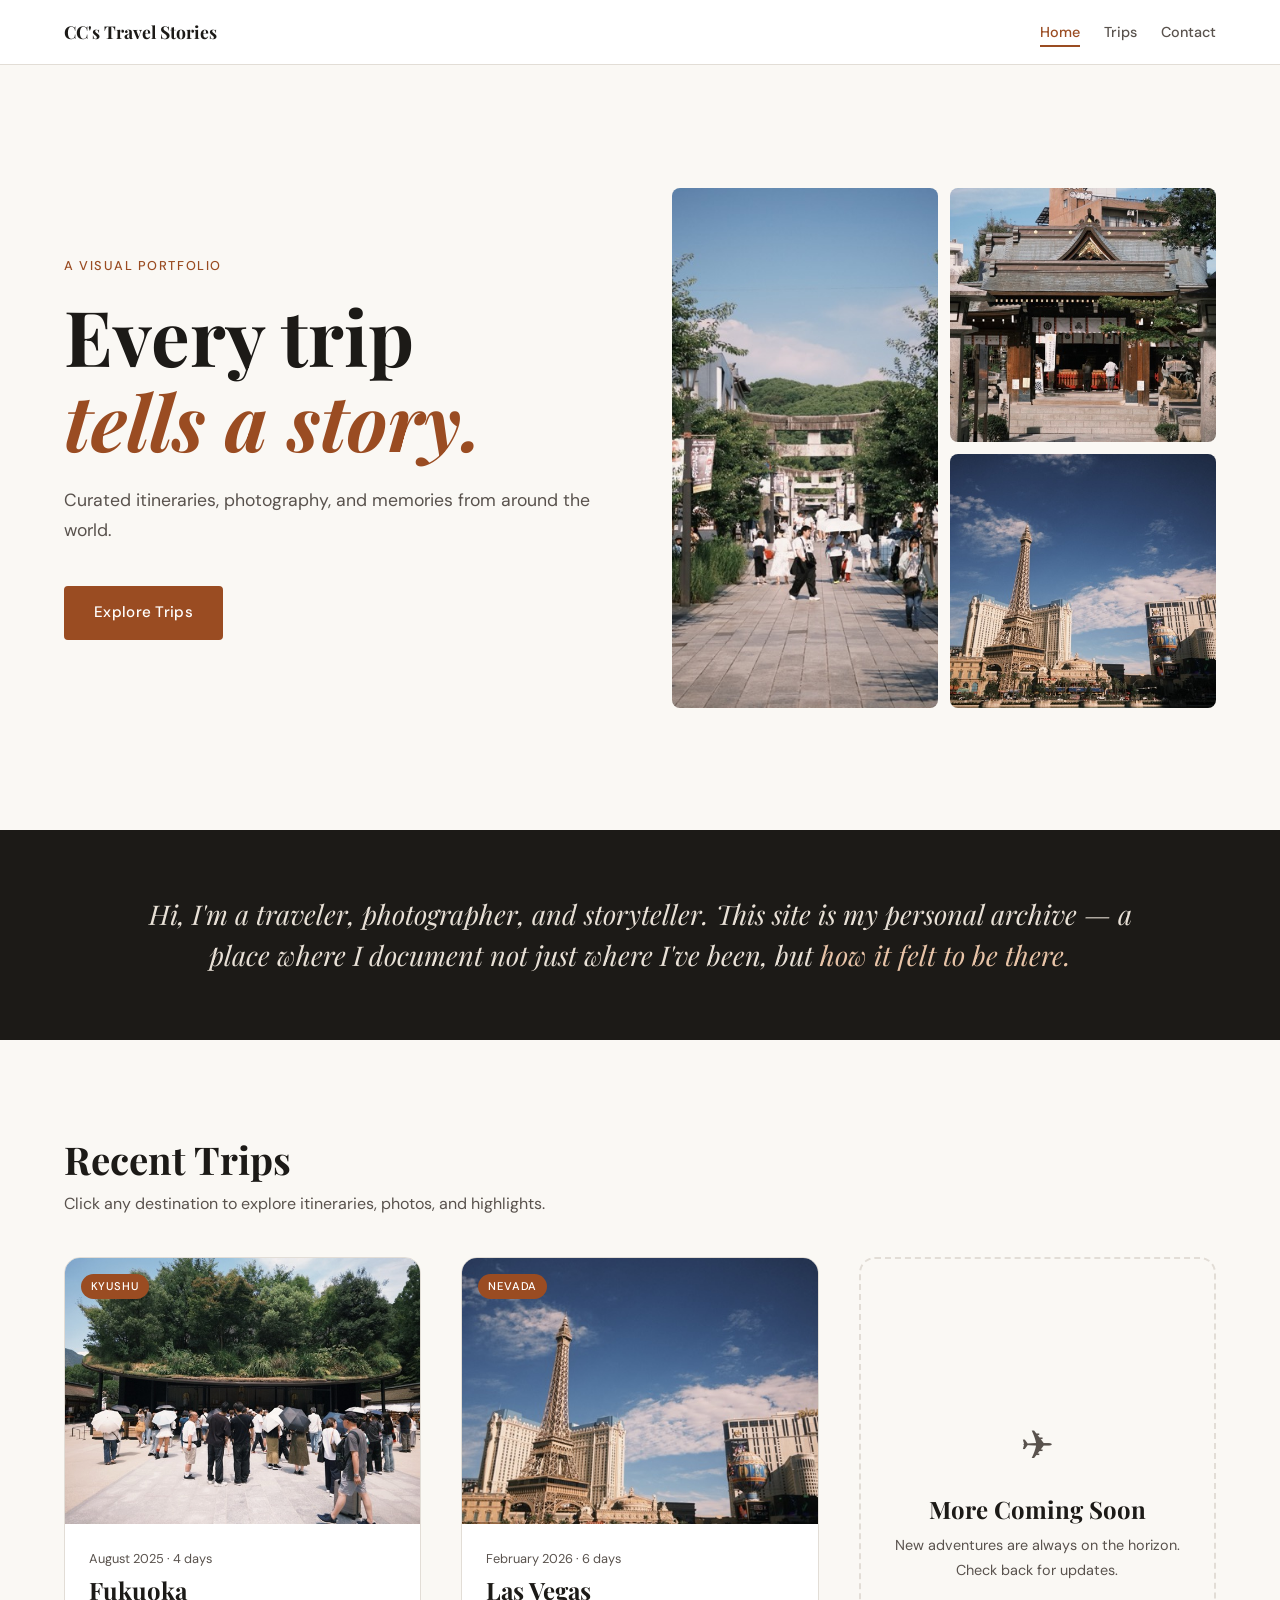
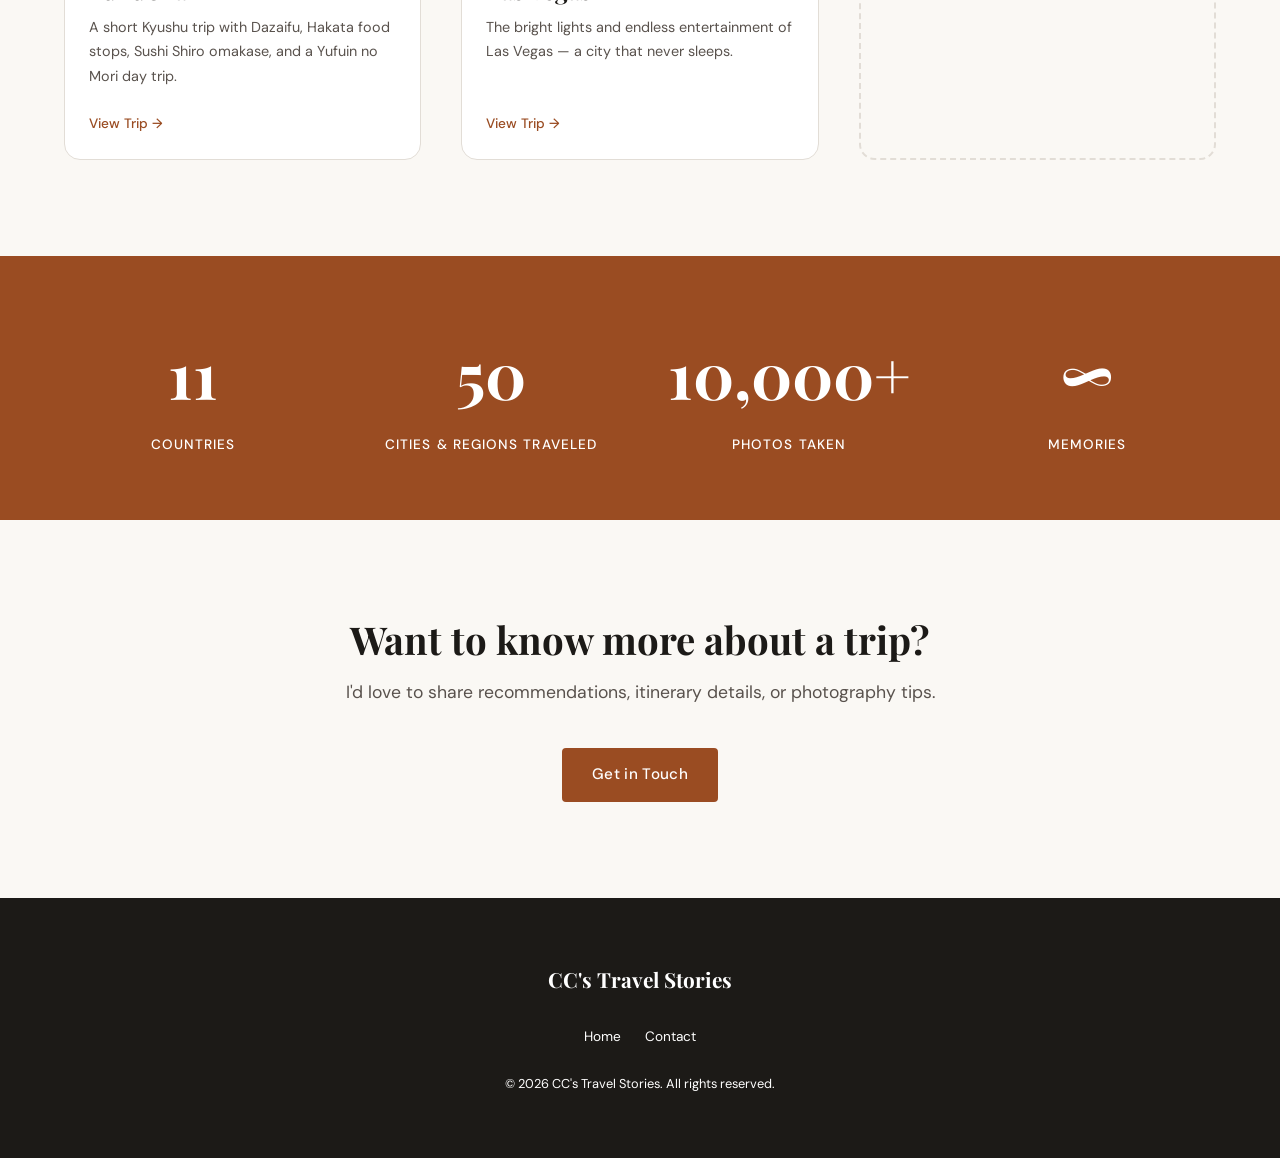
<file: index.html>
<!DOCTYPE html>
<html lang="en">
<head>
  <meta charset="UTF-8" />
  <meta name="viewport" content="width=device-width, initial-scale=1.0" />
  <title>Travel Stories | A Visual Portfolio</title>
  <link rel="stylesheet" href="css/styles.css" />
  <link rel="preconnect" href="https://fonts.googleapis.com" />
  <link rel="preconnect" href="https://fonts.gstatic.com" crossorigin />
  <link href="https://fonts.googleapis.com/css2?family=Playfair+Display:ital,wght@0,400;0,700;1,400&family=DM+Sans:wght@300;400;500&display=swap" rel="stylesheet" />
</head>
<body>

  <a class="skip-link" href="#main-content">Skip to main content</a>

  <header class="site-header">
    <div class="nav-container">
      <a href="index.html" class="logo" aria-label="CC's Travel Stories Home">
        <span class="logo-text">CC's Travel Stories</span>
      </a>

      <button class="hamburger" id="hamburger" aria-label="Toggle navigation menu" aria-expanded="false" aria-controls="nav-menu">
        <span class="bar"></span>
        <span class="bar"></span>
        <span class="bar"></span>
      </button>

      <nav id="nav-menu" aria-label="Main navigation">
        <ul class="nav-list" role="list">
          <li><a href="index.html" class="nav-link active" aria-current="page">Home</a></li>
          <li class="dropdown">
            <a href="#trips" class="nav-link">Trips</a>
            <ul class="dropdown-menu" role="list">
              <li><a href="trips/fukuoka.html" class="dropdown-link">Fukuoka</a></li>
              <li><a href="trips/vegas.html" class="dropdown-link">Las Vegas</a></li>
              <li><span class="dropdown-link dropdown-soon">Tokyo <span class="soon-label">Coming soon</span></span></li>
              <li><span class="dropdown-link dropdown-soon">Barcelona <span class="soon-label">Coming soon</span></span></li>
              <li><span class="dropdown-link dropdown-soon">Seattle <span class="soon-label">Coming soon</span></span></li>
            </ul>
          </li>
          <li><span class="nav-link nav-link-disabled" aria-disabled="true">Contact</span></li>
        </ul>
      </nav>
    </div>
  </header>

  <main id="main-content">
    <section class="hero" aria-label="Introduction">
      <div class="hero-content">
        <p class="hero-eyebrow">A visual portfolio</p>
        <h1 class="hero-title">Every trip<br /><em>tells a story.</em></h1>
        <p class="hero-subtitle">Curated itineraries, photography, and memories from around the world.</p>
        <a href="#trips" class="btn btn-primary">Explore Trips</a>
      </div>
      <div class="hero-image-grid" aria-hidden="true">
        <div class="hero-img hero-img--1">
          <img src="images/fukuoka/road_to_dazaifu_shrine.jpeg" alt="" role="presentation" />
        </div>
        <div class="hero-img hero-img--2">
          <img src="images/fukuoka/kushida-jinja-2.jpeg" alt="" role="presentation" />
        </div>
        <div class="hero-img hero-img--3">
          <img src="images/vegas/day3-bellagio-lake-and-paris.jpeg" alt="" role="presentation" />
        </div>
      </div>
    </section>

    <section class="about-strip" aria-label="About this portfolio">
      <div class="container">
        <p class="about-text">
          Hi, I'm a traveler, photographer, and storyteller. This site is my personal archive —
          a place where I document not just where I've been, but <em>how it felt to be there.</em>
        </p>
      </div>
    </section>

    <section class="trips-section" id="trips" aria-labelledby="trips-heading">
      <div class="container">
        <h2 class="section-title" id="trips-heading">Recent Trips</h2>
        <p class="section-subtitle">Click any destination to explore itineraries, photos, and highlights.</p>

        <div class="trips-grid">

          <article class="trip-card" aria-label="Fukuoka trip">
            <a href="trips/fukuoka.html" class="trip-card_link" tabindex="0">
              <div class="trip-card_image-wrap">
                <img
                  src="images/fukuoka/dazaifu_shrine.jpeg"
                  alt="Dazaifu Tenmangu Shrine surrounded by greenery in Fukuoka"
                  class="trip-card_image"
                  loading="lazy"
                />
                <span class="trip-card_tag">Kyushu</span>
              </div>
              <div class="trip-card_body">
                <p class="trip-card_date">August 2025 · 4 days</p>
                <h3 class="trip-card_title">Fukuoka</h3>
                <p class="trip-card_excerpt">A short Kyushu trip with Dazaifu, Hakata food stops, Sushi Shiro omakase, and a Yufuin no Mori day trip.</p>
                <span class="trip-card_cta" aria-hidden="true">View Trip →</span>
              </div>
            </a>
          </article>

          <article class="trip-card" aria-label="Vegas trip">
            <a href="trips/vegas.html" class="trip-card_link" tabindex="0">
              <div class="trip-card_image-wrap">
                <img
                  src="images/vegas/day3-bellagio-lake-and-paris.jpeg"
                  alt="Bellagio lake with the Paris Las Vegas Eiffel Tower in the background"
                  class="trip-card_image"
                  loading="lazy"
                />
                <span class="trip-card_tag">Nevada</span>
              </div>
              <div class="trip-card_body">
                <p class="trip-card_date">February 2026 · 6 days</p>
                <h3 class="trip-card_title">Las Vegas</h3>
                <p class="trip-card_excerpt">The bright lights and endless entertainment of Las Vegas — a city that never sleeps.</p>
                <span class="trip-card_cta" aria-hidden="true">View Trip →</span>
              </div>
            </a>
          </article>

          <article class="trip-card trip-card--coming-soon" aria-label="More trips coming soon">
            <div class="trip-card_coming-soon-body">
              <p class="coming-soon-icon" aria-hidden="true">✈</p>
              <h3 class="trip-card_title">More Coming Soon</h3>
              <p class="trip-card_excerpt">New adventures are always on the horizon. Check back for updates.</p>
            </div>
          </article>

        </div>
      </div>
    </section>
    <section class="stats-section" aria-label="Travel statistics">
      <div class="container stats-grid">
        <div class="stat">
          <span class="stat-number" aria-label="11 countries visited">11</span>
          <span class="stat-label">Countries</span>
        </div>
        <div class="stat">
          <span class="stat-number" aria-label="50 cities & regions traveled">50</span>
          <span class="stat-label">Cities & Regions Traveled</span>
        </div>
        <div class="stat">
          <span class="stat-number" aria-label="hundreds of photos taken">10,000+</span>
          <span class="stat-label">Photos Taken</span>
        </div>
        <div class="stat">
          <span class="stat-number" aria-label="countless memories">∞</span>
          <span class="stat-label">Memories</span>
        </div>
      </div>
    </section>
    <section class="cta-section" aria-label="Contact call to action">
      <div class="container cta-inner">
        <h2 class="cta-title">Want to know more about a trip?</h2>
        <p class="cta-text">I'd love to share recommendations, itinerary details, or photography tips.</p>
        <a href="contact.html" class="btn btn-primary">Get in Touch</a>
      </div>
    </section>
  </main>
  <footer class="site-footer">
    <div class="container footer-inner">
      <p class="footer-logo">CC's Travel Stories</p>
      <nav aria-label="Footer navigation">
        <ul class="footer-nav" role="list">
          <li><a href="index.html">Home</a></li>
          <li><a href="contact.html">Contact</a></li>
        </ul>
      </nav>
      <p class="footer-copy">&copy; 2026 CC's Travel Stories. All rights reserved.</p>
    </div>
  </footer>

  <script src="js/nav.js"></script>
</body>
</html>
</file>
<file: css/styles.css>
/* ============================================================
   Travel Stories — styles.css
   * I used ChatGPT to help organize and optimize my CSS, but all code was written by me and manually edited for best results.
   ============================================================
   Table of Contents:
   1. CSS Variables & Reset
   2. Base Typography
   3. Layout Utilities
   4. Skip Link (Accessibility)
   5. Header & Navigation
   6. Hamburger Menu
   7. Hero Sections
   8. About Strip
   9. Trips Grid & Cards
   10. Stats Section
   11. CTA Section
   12. Trip Hero
   13. Breadcrumb
   14. Trip Meta Bar
   15. Itinerary
   16. Photo Gallery
   17. Highlights
   18. Trip Navigation
   19. Contact Page
   20. Contact Form
   21. Footer
   22. Responsive (Mobile-first breakpoints)
   ============================================================ */


/* ============================================================
   1. CSS Variables & Reset
   ============================================================ */
:root {
  /* Colors */
  --color-bg:         #faf8f4;
  --color-surface:    #ffffff;
  --color-text:       #1c1a17;
  --color-text-muted: #59524d;
  --color-accent:     #9a4c22;
  --color-accent-light: #e8c4a8;
  --color-border:     #e2ddd6;
  --color-dark:       #1c1a17;
  --color-dark-surface: #2a2521;

  /* Typography */
  --font-display: 'Playfair Display', Georgia, serif;
  --font-body:    'DM Sans', system-ui, sans-serif;

  /* Spacing */
  --space-xs:  0.5rem;
  --space-sm:  1rem;
  --space-md:  1.5rem;
  --space-lg:  2.5rem;
  --space-xl:  4rem;
  --space-2xl: 6rem;

  /* Max widths */
  --max-width: 1200px;
  --max-width-narrow: 760px;

  /* Border radius */
  --radius-sm: 4px;
  --radius-md: 8px;
  --radius-lg: 16px;

  /* Transitions */
  --transition: 0.2s ease;
}

*, *::before, *::after {
  box-sizing: border-box;
  margin: 0;
  padding: 0;
}

html {
  scroll-behavior: smooth;
}

body {
  background-color: var(--color-bg);
  color: var(--color-text);
  font-family: var(--font-body);
  font-size: 1rem;
  line-height: 1.7;
  -webkit-font-smoothing: antialiased;
}

img {
  display: block;
  max-width: 100%;
  height: auto;
}

ul, ol {
  list-style: none;
}

a {
  color: inherit;
  text-decoration: none;
}

button {
  cursor: pointer;
  font-family: inherit;
}


/* ============================================================
   2. Base Typography
   ============================================================ */
h1, h2, h3, h4 {
  font-family: var(--font-display);
  line-height: 1.2;
  color: var(--color-text);
}

h1 { font-size: clamp(2.2rem, 5vw, 4rem); }
h2 { font-size: clamp(1.6rem, 3vw, 2.4rem); }
h3 { font-size: 1.25rem; }

p {
  color: var(--color-text-muted);
  max-width: 65ch;
}

em {
  font-style: italic;
  color: var(--color-accent);
}

strong {
  color: var(--color-text);
  font-weight: 500;
}


/* ============================================================
   3. Layout Utilities
   ============================================================ */
.container {
  width: 100%;
  max-width: var(--max-width);
  margin: 0 auto;
  padding-left: var(--space-md);
  padding-right: var(--space-md);
}

.section-title {
  font-size: clamp(1.6rem, 3vw, 2.4rem);
  margin-bottom: var(--space-xs);
}

.section-subtitle {
  color: var(--color-text-muted);
  margin-bottom: var(--space-lg);
}

/* Screen-reader only */
.sr-only {
  position: absolute;
  width: 1px;
  height: 1px;
  overflow: hidden;
  clip: rect(0,0,0,0);
  white-space: nowrap;
  border: 0;
}

.btn {
  display: inline-block;
  padding: 0.75rem 1.75rem;
  border-radius: var(--radius-sm);
  font-family: var(--font-body);
  font-size: 0.95rem;
  font-weight: 500;
  letter-spacing: 0.02em;
  transition: background var(--transition), color var(--transition), transform var(--transition);
  border: 2px solid transparent;
  cursor: pointer;
}

.btn-primary {
  background: var(--color-accent);
  color: #fff;
  border-color: var(--color-accent);
}

.btn-primary:hover,
.btn-primary:focus-visible {
  background: #7f3a16;
  border-color: #7f3a16;
  transform: translateY(-1px);
}

.btn:focus-visible {
  outline: 3px solid var(--color-accent);
  outline-offset: 3px;
}


/* ============================================================
   4. Skip Link (Accessibility)
   ============================================================ */
.skip-link {
  position: absolute;
  top: -100%;
  left: var(--space-sm);
  background: var(--color-accent);
  color: #fff;
  padding: 0.5rem 1rem;
  border-radius: var(--radius-sm);
  font-weight: 500;
  z-index: 9999;
  transition: top 0.2s;
}

.skip-link:focus {
  top: var(--space-sm);
}


/* ============================================================
   5. Header & Navigation
   ============================================================ */
.site-header {
  position: sticky;
  top: 0;
  z-index: 100;
  background: var(--color-surface);
  border-bottom: 1px solid var(--color-border);
}

.nav-container {
  max-width: var(--max-width);
  margin: 0 auto;
  padding-left: var(--space-md);
  padding-right: var(--space-md);
  height: 64px;
  display: flex;
  align-items: center;
  justify-content: space-between;
  gap: var(--space-md);
}

.logo {
  display: flex;
  align-items: center;
  gap: 0.6rem;
  text-decoration: none;
}


.logo-text {
  font-family: var(--font-display);
  font-size: 1.1rem;
  font-weight: 700;
  color: var(--color-text);
}

.nav-list {
  display: flex;
  gap: var(--space-md);
  align-items: center;
}

.nav-link {
  font-size: 0.9rem;
  font-weight: 500;
  color: var(--color-text-muted);
  text-decoration: none;
  padding: 0.25rem 0;
  border-bottom: 2px solid transparent;
  transition: color var(--transition), border-color var(--transition);
}

.nav-link:hover,
.nav-link:focus-visible {
  color: var(--color-text);
  border-bottom-color: var(--color-accent);
}

/* Dropdown menu for Trips */
.dropdown {
  position: relative;
}

.dropdown-menu {
  display: none;
  position: absolute;
  top: 100%;
  left: 0;
  min-width: 170px;
  background: var(--color-surface);
  border: 1px solid var(--color-border);
  border-radius: var(--radius-sm);
  box-shadow: 0 8px 24px #0000001f;
  padding: 0.5rem 0;
  z-index: 200;
}

.dropdown:hover .dropdown-menu,
.dropdown:focus-within .dropdown-menu {
  display: block;
}

.dropdown-link {
  display: block;
  padding: 0.5rem 1rem;
  font-size: 0.9rem;
  color: var(--color-text-muted);
  text-decoration: none;
  white-space: nowrap;
}

.dropdown-link:hover,
.dropdown-link:focus-visible {
  background: var(--color-bg);
  color: var(--color-accent);
}

.dropdown-soon {
  color: var(--color-text-muted);
  cursor: default;
}

.dropdown-soon:hover,
.dropdown-soon:focus-visible {
  background: transparent;
  color: var(--color-text-muted);
}

.soon-label {
  display: inline-block;
  margin-left: 0.5rem;
  padding: 0.1rem 0.4rem;
  border-radius: var(--radius-sm);
  background: var(--color-bg);
  color: var(--color-accent);
  font-size: 0.7rem;
  font-weight: 500;
}



.nav-link.active {
  color: var(--color-accent);
  border-bottom-color: var(--color-accent);
}

.nav-link:focus-visible {
  outline: 2px solid var(--color-accent);
  outline-offset: 3px;
  border-radius: 2px;
}


/* ============================================================
   6. Hamburger Menu
   ============================================================ */
.hamburger {
  display: none;
  flex-direction: column;
  justify-content: center;
  gap: 5px;
  width: 40px;
  height: 40px;
  background: none;
  border: none;
  padding: 6px;
  border-radius: var(--radius-sm);
  cursor: pointer;
}

.hamburger:focus-visible {
  outline: 2px solid var(--color-accent);
  outline-offset: 2px;
}

.bar {
  display: block;
  width: 100%;
  height: 2px;
  background: var(--color-text);
  border-radius: 2px;
  transition: transform 0.3s ease, opacity 0.3s ease;
}

/* Animated X state */
.hamburger[aria-expanded="true"] .bar:nth-child(1) {
  transform: translateY(7px) rotate(45deg);
}
.hamburger[aria-expanded="true"] .bar:nth-child(2) {
  opacity: 0;
}
.hamburger[aria-expanded="true"] .bar:nth-child(3) {
  transform: translateY(-7px) rotate(-45deg);
}


/* ============================================================
   7. Hero Section (Homepage)
   ============================================================ */
.hero {
  display: grid;
  grid-template-columns: 1fr 1fr;
  align-items: center;
  gap: var(--space-xl);
  max-width: var(--max-width);
  margin-left: auto;
  margin-right: auto;
  padding: var(--space-xl) var(--space-md);
  min-height: 85vh;
}

.hero-eyebrow {
  font-size: 0.8rem;
  font-weight: 500;
  letter-spacing: 0.12em;
  text-transform: uppercase;
  color: var(--color-accent);
  margin-bottom: var(--space-sm);
  max-width: none;
}

.hero-title {
  font-size: clamp(3rem, 6vw, 5rem);
  line-height: 1.1;
  margin-bottom: var(--space-md);
  color: var(--color-text);
}

.hero-subtitle {
  font-size: 1.1rem;
  color: var(--color-text-muted);
  margin-bottom: var(--space-lg);
  max-width: 45ch;
}

.hero-image-grid {
  display: grid;
  grid-template-columns: 1fr 1fr;
  grid-template-rows: auto auto;
  gap: 12px;
  height: 520px;
}

.hero-img {
  border-radius: var(--radius-md);
  overflow: hidden;
}

.hero-img img {
  width: 100%;
  height: 100%;
  object-fit: cover;
}

.hero-img--1 {
  grid-column: 1;
  grid-row: 1 / 3;
}

.hero-img--2 {
  grid-column: 2;
  grid-row: 1;
}

.hero-img--3 {
  grid-column: 2;
  grid-row: 2;
}


/* ============================================================
   8. About Strip
   ============================================================ */
.about-strip {
  background: var(--color-dark);
  color: #fff;
  padding: var(--space-xl) var(--space-md);
}


.about-text {
  font-family: var(--font-display);
  font-size: clamp(1.2rem, 2.5vw, 1.7rem);
  font-style: italic;
  color: #e8e0d6;
  max-width: 70ch;
  margin: 0 auto;
  text-align: center;
  line-height: 1.5;
}

.about-text em {
  color: var(--color-accent-light);
}


/* ============================================================
   9. Trips Grid & Cards
   ============================================================ */
.trips-section {
  padding: var(--space-2xl) 0;
}

.trips-grid {
  display: grid;
  grid-template-columns: repeat(auto-fit, minmax(300px, 1fr));
  gap: var(--space-lg);
}

.trip-card {
  background: var(--color-surface);
  border-radius: var(--radius-lg);
  overflow: hidden;
  border: 1px solid var(--color-border);
  transition: box-shadow var(--transition), transform var(--transition);
}

.trip-card:hover {
  box-shadow: 0 8px 32px #0000001a;
  transform: translateY(-4px);
}

.trip-card_link {
  display: flex;
  flex-direction: column;
  text-decoration: none;
  color: inherit;
  height: 100%;
}

.trip-card_link:focus-visible {
  outline: 3px solid var(--color-accent);
  outline-offset: -3px;
  border-radius: var(--radius-lg);
}

.trip-card_image-wrap {
  position: relative;
  aspect-ratio: 4/3;
  overflow: hidden;
}

.trip-card_image {
  width: 100%;
  height: 100%;
  object-fit: cover;
  transition: transform 0.4s ease;
}

.trip-card:hover .trip-card_image {
  transform: scale(1.04);
}

.trip-card_tag {
  position: absolute;
  top: var(--space-sm);
  left: var(--space-sm);
  background: var(--color-accent);
  color: #fff;
  font-size: 0.7rem;
  font-weight: 500;
  letter-spacing: 0.08em;
  text-transform: uppercase;
  padding: 0.2rem 0.6rem;
  border-radius: 100px;
}

.trip-card_body {
  display: flex;
  flex-direction: column;
  flex-grow: 1;
  padding: var(--space-md);
}

.trip-card_date {
  font-size: 0.8rem;
  color: var(--color-text-muted);
  margin-bottom: 0.4rem;
  max-width: none;
}

.trip-card_title {
  font-size: 1.5rem;
  margin-bottom: 0.6rem;
}

.trip-card_excerpt {
  font-size: 0.9rem;
  color: var(--color-text-muted);
  margin-bottom: var(--space-md);
}

.trip-card_cta {
  margin-top: auto;
  font-size: 0.85rem;
  font-weight: 500;
  color: var(--color-accent);
}

/* Coming soon card */
.trip-card--coming-soon {
  background: var(--color-bg);
  border: 2px dashed var(--color-border);
  display: flex;
  align-items: center;
  justify-content: center;
}

.trip-card_coming-soon-body {
  padding: var(--space-xl) var(--space-md);
  text-align: center;
}

.coming-soon-icon {
  font-size: 2.5rem;
  margin-bottom: var(--space-sm);
  max-width: none;
}


/* ============================================================
   10. Stats Section
   ============================================================ */
.stats-section {
  background: var(--color-accent);
  padding: var(--space-xl) var(--space-md);
}

.stats-grid {
  display: grid;
  grid-template-columns: repeat(4, 1fr);
  gap: var(--space-lg);
  text-align: center;
}

.stat-number {
  display: block;
  font-family: var(--font-display);
  font-size: clamp(2.5rem, 5vw, 4rem);
  font-weight: 700;
  color: #ffffff;
}

.stat-label {
  display: block;
  font-size: 0.85rem;
  font-weight: 500;
  letter-spacing: 0.08em;
  text-transform: uppercase;
  color: #ffffff;
  margin-top: 0.25rem;
}


/* ============================================================
   11. CTA Section
   ============================================================ */
.cta-section {
  padding: var(--space-2xl) var(--space-md);
}

.cta-inner {
  text-align: center;
  max-width: var(--max-width-narrow);
  margin: 0 auto;
}

.cta-title {
  margin-bottom: var(--space-sm);
}

.cta-text {
  font-size: 1.1rem;
  margin-bottom: var(--space-lg);
  max-width: none;
}


/* ============================================================
   12. Trip Hero
   ============================================================ */
.trip-hero {
  position: relative;
  height: 70vh;
  min-height: 400px;
  overflow: hidden;
}

.trip-hero_image-wrap {
  position: absolute;
  top: 0;
  right: 0;
  bottom: 0;
  left: 0;
}

.trip-hero_image {
  width: 100%;
  height: 100%;
  object-fit: cover;
}

.trip-hero_overlay {
  position: absolute;
  top: 0;
  right: 0;
  bottom: 0;
  left: 0;
  background: linear-gradient(to top, #000000d1 10%, #0000007a 70%, #0000002e 100%);
}

.trip-hero_content {
  position: absolute;
  bottom: var(--space-xl);
  left: 0;
  right: 0;
  padding-left: var(--space-md);
  padding-right: var(--space-md);
  max-width: var(--max-width);
  margin-left: auto;
  margin-right: auto;
  text-shadow: 0 2px 8px #000000e6;
}


.trip-hero .hero-eyebrow {
  color: #ffffff;
}

.trip-hero_title {
  font-size: clamp(3rem, 7vw, 6rem);
  color: #ffffff;
  margin-bottom: 0.5rem;
}

.trip-hero_subtitle {
  font-size: 1.15rem;
  color: #ffffff;
  max-width: 55ch;
}


/* ============================================================
   13. Breadcrumb
   ============================================================ */
.breadcrumb {
  padding-top: var(--space-md);
  padding-bottom: 0;
}

.breadcrumb ol {
  display: flex;
  gap: 0.5rem;
  align-items: center;
  flex-wrap: wrap;
}

.breadcrumb li {
  font-size: 0.85rem;
  color: var(--color-text-muted);
}

.breadcrumb a {
  color: var(--color-accent);
  text-decoration: underline;
  text-decoration-thickness: 1px;
  text-underline-offset: 2px;
}

.breadcrumb a:hover {
  color: #9a4c22;
}


/* ============================================================
   14. Trip Meta Bar
   ============================================================ */
.trip-intro {
  padding-top: var(--space-lg);
  padding-bottom: var(--space-lg);
}

.trip-meta-bar {
  display: grid;
  grid-template-columns: repeat(auto-fit, minmax(140px, 1fr));
  gap: var(--space-sm);
  background: var(--color-surface);
  border: 1px solid var(--color-border);
  border-radius: var(--radius-md);
  padding: var(--space-md);
  margin-bottom: var(--space-lg);
}

.trip-meta-item {
  display: flex;
  flex-direction: column;
  gap: 0.25rem;
}

.meta-label {
  font-size: 0.7rem;
  font-weight: 500;
  letter-spacing: 0.1em;
  text-transform: uppercase;
  color: var(--color-text-muted);
}

.meta-value {
  font-family: var(--font-display);
  font-size: 1rem;
  color: var(--color-text);
}

.trip-intro__text p,
.trip-intro_text p {
  max-width: none;
  width: 100%;
  margin-bottom: var(--space-sm);
}


/* ============================================================
   15. Itinerary
   ============================================================ */
.itinerary-section {
  padding-bottom: var(--space-2xl);
}

.itinerary-list {
  display: flex;
  flex-direction: column;
  gap: 0;
  border-left: 2px solid var(--color-border);
  margin-left: 2.5rem;
}

.itinerary-day {
  display: grid;
  grid-template-columns: auto 1fr;
  gap: var(--space-md);
  padding: var(--space-md) 0 var(--space-md) var(--space-lg);
  position: relative;
}

.itinerary-day::before {
  content: '';
  position: absolute;
  left: -7px;
  top: calc(var(--space-md) + 0.5rem);
  width: 12px;
  height: 12px;
  background: var(--color-accent);
  border-radius: 50%;
  border: 2px solid var(--color-bg);
}

.day-marker {
  font-family: var(--font-display);
  font-size: 2.5rem;
  font-weight: 700;
  color: var(--color-accent);
  line-height: 1;
  min-width: 3.5rem;
  padding-top: 0.1rem;
}

.day-title {
  font-size: 1.2rem;
  margin-bottom: 0.25rem;
}

.day-location {
  font-size: 0.8rem;
  font-weight: 500;
  color: var(--color-accent);
  margin-bottom: 0.5rem;
  max-width: none;
}

.day-content p {
  max-width: none;
  width: 100%;
  font-size: 0.95rem;
}


/* ============================================================
   16. Photo Gallery
   ============================================================ */
.gallery-section {
  padding: var(--space-xl) 0 var(--space-2xl);
  background: var(--color-dark);
}

.gallery-section .section-title {
  color: #fff;
  margin-bottom: var(--space-lg);
}

.gallery-grid {
  display: grid;
  grid-template-columns: repeat(3, 1fr);
  grid-auto-rows: 280px;
  gap: 6px;
  max-width: var(--max-width);
  margin: 0 auto;
  padding-left: var(--space-md);
  padding-right: var(--space-md);
}

.gallery-item {
  overflow: hidden;
  border-radius: var(--radius-sm);
  position: relative;
  cursor: pointer;
}

.gallery-img {
  width: 100%;
  height: 100%;
  object-fit: cover;
  transition: transform 0.4s ease;
}

.gallery-item:hover .gallery-img {
  transform: scale(1.05);
}

.gallery-item figcaption {
  position: absolute;
  bottom: 0;
  left: 0;
  right: 0;
  background: linear-gradient(to top, #000000b3, transparent);
  color: #fff;
  font-size: 0.8rem;
  padding: var(--space-sm);
  transform: translateY(100%);
  transition: transform 0.3s ease;
}

.gallery-item:hover figcaption,
.gallery-item:focus-within figcaption {
  transform: translateY(0);
}


/* ============================================================
   17. Highlights
   ============================================================ */
.highlights-section {
  padding: var(--space-2xl) var(--space-md);
}

.highlights-section .section-title {
  margin-bottom: var(--space-lg);
}

.highlights-list {
  display: flex;
  flex-direction: column;
  gap: var(--space-lg);
  max-width: none;
}

.highlight-item {
  display: grid;
  grid-template-columns: 3rem 1fr;
  gap: var(--space-md);
  align-items: start;
}

.highlight-item p {
  max-width: none;
  width: 100%;
}

.highlight-icon {
  font-size: 2rem;
  line-height: 1;
}

.highlight-item h3 {
  font-size: 1.1rem;
  margin-bottom: 0.4rem;
}


/* ============================================================
   18. Trip Navigation
   ============================================================ */
.trip-nav {
  padding: var(--space-xl) var(--space-md);
  display: flex;
  justify-content: space-between;
  border-top: 1px solid var(--color-border);
}

.trip-nav_link {
  display: flex;
  flex-direction: column;
  gap: 0.25rem;
  padding: var(--space-sm) var(--space-md);
  border-radius: var(--radius-md);
  background: var(--color-surface);
  border: 1px solid var(--color-border);
  transition: background var(--transition), border-color var(--transition);
}

.trip-nav_link:hover {
  background: var(--color-accent-light);
  border-color: var(--color-accent);
}


.trip-nav_link:hover .trip-nav_label,
.trip-nav_link:hover .trip-nav_title {
  color: var(--color-text);
}

.trip-nav_link:focus-visible {
  outline: 3px solid var(--color-accent);
  outline-offset: 2px;
}

.trip-nav_link--prev {
  margin-right: auto;
}

.trip-nav_label {
  font-size: 0.75rem;
  font-weight: 500;
  letter-spacing: 0.08em;
  text-transform: uppercase;
  color: var(--color-text-muted);
}

.trip-nav_title {
  font-family: var(--font-display);
  font-size: 1.1rem;
  color: var(--color-text);
}


/* ============================================================
   19. Contact Page
   ============================================================ */
.page-hero--short {
  padding: var(--space-xl) var(--space-md) var(--space-lg);
  background: var(--color-dark);
}

.page-hero--short .hero-eyebrow {
  color: var(--color-accent-light);
}

.page-hero_title {
  color: #fff;
  font-size: clamp(2.5rem, 5vw, 4rem);
  margin-bottom: var(--space-sm);
}

.page-hero_subtitle {
  color: #d7d0c8;
  max-width: none;
  width: 100%;
  font-size: 1.05rem;
}

.contact-section {
  padding: var(--space-xl) var(--space-md);
}

.contact-layout {
  display: grid;
  grid-template-columns: 1fr 1.5fr;
  gap: var(--space-2xl);
  align-items: start;
}

.contact-info_title {
  font-size: 1.3rem;
  margin-bottom: var(--space-md);
}

.contact-info_list {
  display: flex;
  flex-direction: column;
  gap: var(--space-md);
}

.contact-info_list li {
  display: grid;
  grid-template-columns: 2rem 1fr;
  gap: var(--space-sm);
  align-items: start;
}

.contact-info_list li span {
  font-size: 1.4rem;
}

.contact-info_list strong {
  display: block;
  margin-bottom: 0.25rem;
  font-weight: 500;
}

.contact-info_list p {
  font-size: 0.9rem;
}


/* ============================================================
   20. Contact Form
   ============================================================ */
.contact-form-wrap {
  background: var(--color-surface);
  border: 1px solid var(--color-border);
  border-radius: var(--radius-lg);
  padding: var(--space-lg);
}

.form-group {
  margin-bottom: var(--space-md);
}

.form-label {
  display: block;
  font-size: 0.9rem;
  font-weight: 500;
  color: var(--color-text);
  margin-bottom: 0.4rem;
}

.required {
  color: var(--color-accent);
}

.form-input {
  width: 100%;
  padding: 0.65rem 0.875rem;
  font-family: var(--font-body);
  font-size: 1rem;
  color: var(--color-text);
  background: var(--color-bg);
  border: 1.5px solid var(--color-border);
  border-radius: var(--radius-sm);
  transition: border-color var(--transition), box-shadow var(--transition);
  -webkit-appearance: none;
  appearance: none;
}

.form-input:focus {
  outline: none;
  border-color: var(--color-accent);
  box-shadow: 0 0 0 3px #b85c2a26;
}

.form-input.invalid {
  border-color: #c0392b;
  box-shadow: 0 0 0 3px #c0392b26;
}

.form-textarea {
  resize: vertical;
  min-height: 140px;
}

.form-select {
  background-image: url("data:image/svg+xml,%3Csvg xmlns='http://www.w3.org/2000/svg' width='12' height='8' viewBox='0 0 12 8'%3E%3Cpath d='M1 1l5 5 5-5' stroke='%236b6560' stroke-width='1.5' fill='none' stroke-linecap='round'/%3E%3C/svg%3E");
  background-repeat: no-repeat;
  background-position: right 0.875rem center;
  padding-right: 2.5rem;
  cursor: pointer;
}

.form-error {
  display: block;
  font-size: 0.82rem;
  color: #c0392b;
  margin-top: 0.3rem;
  min-height: 1.2em;
}

.form-hint {
  display: block;
  font-size: 0.82rem;
  color: var(--color-text-muted);
  margin-top: 0.3rem;
}

.btn-submit {
  width: 100%;
  font-size: 1rem;
  padding: 0.875rem;
}




/* ============================================================
   21. Footer
   ============================================================ */
.site-footer {
  background: var(--color-dark);
  color: #ffffff;
  padding: var(--space-xl) var(--space-md);
}

.site-footer p {
  color: #ffffff;
}

.footer-inner {
  display: flex;
  flex-direction: column;
  align-items: center;
  gap: var(--space-md);
  text-align: center;
}

.footer-logo {
  font-family: var(--font-display);
  font-size: 1.3rem;
  font-weight: 700;
  color: #fff;
  max-width: none;
}

.footer-nav {
  display: flex;
  gap: var(--space-md);
  flex-wrap: wrap;
  justify-content: center;
}

.footer-nav a {
  font-size: 0.85rem;
  color: #ffffff;
  transition: color var(--transition);
}

.footer-nav a:hover {
  color: #fff;
}

.footer-nav a:focus-visible {
  outline: 2px solid var(--color-accent-light);
  outline-offset: 3px;
  border-radius: 2px;
}

.footer-copy {
  color: #ffffff;
  font-size: 0.8rem;
  max-width: none;
}


/* ============================================================
   22. Responsive (Mobile-first breakpoints)
   ============================================================ */

/* Tablet and below */
@media (max-width: 768px) {

  /* Nav — show hamburger, hide nav list by default */
  .hamburger {
    display: flex;
  }

  #nav-menu {
    position: absolute;
    top: 64px;
    left: 0;
    right: 0;
    background: var(--color-surface);
    border-bottom: 1px solid var(--color-border);
    padding: var(--space-md);
    display: none; /* toggled via JS */
  }

  #nav-menu.is-open {
    display: block;
  }

  .nav-list {
    flex-direction: column;
    align-items: flex-start;
    gap: var(--space-sm);
  }

  .nav-link {
    font-size: 1.05rem;
    padding: 0.4rem 0;
  }


  .dropdown {
    width: 100%;
  }

  .dropdown-menu {
    display: block;
    position: static;
    min-width: 0;
    width: 100%;
    margin-top: 0.25rem;
    padding: 0.25rem 0 0.25rem var(--space-sm);
    border: 0;
    box-shadow: none;
    background: transparent;
  }

  .dropdown-link {
    padding: 0.35rem 0;
  }

  /* Hero */
  .hero {
    grid-template-columns: 1fr;
    min-height: unset;
    padding: var(--space-lg) var(--space-md);
    gap: var(--space-lg);
  }

  .hero-image-grid {
    height: 320px;
  }

  /* Stats */
  .stats-grid {
    grid-template-columns: repeat(2, 1fr);
  }

  /* Gallery */
  .gallery-grid {
    grid-template-columns: 1fr 1fr;
    grid-auto-rows: 200px;
  }

  /* Contact layout */
  .contact-layout {
    grid-template-columns: 1fr;
    gap: var(--space-xl);
  }

  /* Trip nav */
  .trip-nav {
    flex-direction: column;
    gap: var(--space-sm);
  }

  .trip-nav_link--prev {
    margin-right: 0;
  }

  .trip-map-layout {
    grid-template-columns: 1fr;
  }

  .map-pin {
    font-size: 0.9rem;
  }

}

/* Small mobile */
@media (max-width: 480px) {
  .gallery-grid {
    grid-template-columns: 1fr;
    grid-auto-rows: 220px;
  }

  .stats-grid {
    grid-template-columns: repeat(2, 1fr);
    gap: var(--space-md);
  }

  .hero-image-grid {
    display: none; /* hide decorative grid on very small screens */
  }

  .itinerary-list {
    margin-left: 1rem;
  }

  .day-marker {
    font-size: 1.8rem;
    min-width: 2.5rem;
  }

  .day-photo-grid {
    margin-left: calc(-2.5rem - var(--space-md));
    width: calc(100% + 2.5rem + var(--space-md));
  }

}

/* Extra sections for individual trip pages */
.info-section {
  padding-bottom: var(--space-2xl);
}

.info-grid {
  display: grid;
  grid-template-columns: repeat(auto-fit, minmax(240px, 1fr));
  gap: var(--space-md);
  margin-top: var(--space-md);
}

.info-card {
  background: var(--color-surface);
  border: 1px solid var(--color-border);
  border-radius: var(--radius-md);
  padding: var(--space-md);
}

.info-card h3 {
  margin-bottom: var(--space-xs);
}

.info-card p {
  font-size: 0.95rem;
}

.resources-section {
  padding-bottom: var(--space-2xl);
}

.resource-list {
  list-style: disc;
  padding-left: var(--space-md);
}

.resource-list li {
  color: var(--color-text-muted);
  margin-bottom: 0.5rem;
}

.resource-list a {
  color: var(--color-accent);
  text-decoration: underline;
  text-underline-offset: 2px;
}



/* Interactive Fukuoka stop list */
.map-section {
  padding-bottom: var(--space-2xl);
}

.map-section .section-title {
  margin-bottom: var(--space-lg);
}

.trip-map-layout {
  display: grid;
  grid-template-columns: 1fr 1fr;
  gap: var(--space-lg);
  align-items: stretch;
}

.place-list {
  display: flex;
  flex-direction: column;
  gap: var(--space-xs);
  background: var(--color-surface);
  border: 1px solid var(--color-border);
  border-radius: var(--radius-md);
  padding: var(--space-md);
}

.map-pin {
  display: grid;
  grid-template-columns: 2.4rem 1fr;
  gap: var(--space-sm);
  align-items: center;
  width: 100%;
  padding: 0.75rem;
  border: 1px solid var(--color-border);
  border-radius: var(--radius-md);
  background: var(--color-bg);
  color: var(--color-text);
  text-align: left;
  transition: background var(--transition), border-color var(--transition), transform var(--transition);
}

.map-pin:hover,
.map-pin:focus-visible,
.map-pin.is-active {
  background: #ffffff;
  border-color: var(--color-accent);
}

.map-pin:hover,
.map-pin:focus-visible {
  transform: translateY(-1px);
}

.map-pin:focus-visible {
  outline: 3px solid var(--color-accent-light);
  outline-offset: 2px;
}

.place-list_number {
  display: inline-flex;
  align-items: center;
  justify-content: center;
  width: 2.2rem;
  height: 2.2rem;
  border-radius: 50%;
  background: var(--color-accent);
  color: #ffffff;
  font-weight: 700;
}

.map-pin.is-active .place-list_number {
  background: var(--color-dark);
}

.place-list_name,
.place-list_area {
  display: block;
}

.place-list_name {
  font-family: var(--font-display);
  font-size: 1.05rem;
  font-weight: 700;
  color: var(--color-text);
}

.place-list_area {
  color: var(--color-text-muted);
  font-size: 0.85rem;
}

.map-info {
  background: var(--color-surface);
  border: 1px solid var(--color-border);
  border-radius: var(--radius-md);
  padding: var(--space-md);
}

.map-info_eyebrow {
  max-width: none;
  margin-bottom: 0.25rem;
  color: var(--color-accent);
  font-size: 0.78rem;
  font-weight: 500;
  letter-spacing: 0.08em;
  text-transform: uppercase;
}

.map-info h3 {
  margin-bottom: var(--space-xs);
}

.map-info p {
  max-width: none;
}

.map-info_photos {
  display: grid;
  grid-template-columns: repeat(auto-fit, minmax(140px, 1fr));
  gap: var(--space-xs);
  margin-top: var(--space-md);
}

.map-info_photos img {
  width: 100%;
  aspect-ratio: 4 / 3;
  object-fit: cover;
  border-radius: var(--radius-sm);
  cursor: pointer;
}

.map-info_photos img:hover,
.map-info_photos img:focus-visible {
  outline: 3px solid var(--color-accent);
  outline-offset: 3px;
}

/* Itinerary photos with simple hover interaction */
.day-photo-grid {
  display: grid;
  grid-template-columns: repeat(auto-fill, minmax(180px, 1fr));
  gap: var(--space-sm);
  margin-top: var(--space-md);
  margin-left: calc(-3.5rem - var(--space-md));
  width: calc(100% + 3.5rem + var(--space-md));
}

.day-photo-grid--single {
  max-width: 360px;
}

.day-photo {
  position: relative;
  aspect-ratio: 4 / 3;
  min-height: 180px;
  border-radius: var(--radius-md);
  overflow: hidden;
  background: var(--color-dark);
  cursor: pointer;
}

.day-photo:focus-visible {
  outline: 3px solid var(--color-accent);
  outline-offset: 3px;
}

.day-photo img {
  width: 100%;
  height: 100%;
  object-fit: cover;
  transition: transform 0.25s ease, opacity 0.25s ease;
}

.day-photo figcaption {
  position: absolute;
  left: 0;
  right: 0;
  bottom: 0;
  padding: 0.75rem;
  background: #000000b8;
  color: #ffffff;
  font-size: 0.9rem;
  font-weight: 500;
  transform: translateY(100%);
  transition: transform 0.25s ease;
}

.day-photo:hover img,
.day-photo:focus img {
  transform: scale(1.07);
  opacity: 0.78;
}

.day-photo:hover figcaption,
.day-photo:focus figcaption {
  transform: translateY(0);
}


/* Expanded image pop-up */
.image-lightbox {
  display: none;
  position: fixed;
  top: 0;
  right: 0;
  bottom: 0;
  left: 0;
  z-index: 1000;
  align-items: center;
  justify-content: center;
  padding: var(--space-md);
  background: #000000d9;
}

.image-lightbox.is-open {
  display: flex;
}

.image-lightbox_content {
  position: relative;
  width: 100%;
  max-width: 900px;
  text-align: center;
}

.image-lightbox_image {
  width: 100%;
  max-height: 80vh;
  object-fit: contain;
  border-radius: var(--radius-md);
  background: var(--color-dark);
}

.image-lightbox_caption {
  max-width: none;
  margin-top: var(--space-xs);
  color: #ffffff;
}

.image-lightbox_close {
  position: absolute;
  top: -0.75rem;
  right: -0.75rem;
  width: 44px;
  height: 44px;
  border: 0;
  border-radius: 50%;
  background: #ffffff;
  color: var(--color-text);
  font-size: 2rem;
  line-height: 1;
  cursor: pointer;
}

.image-lightbox_close:hover,
.image-lightbox_close:focus {
  background: var(--color-accent);
  color: #ffffff;
}
</file>
